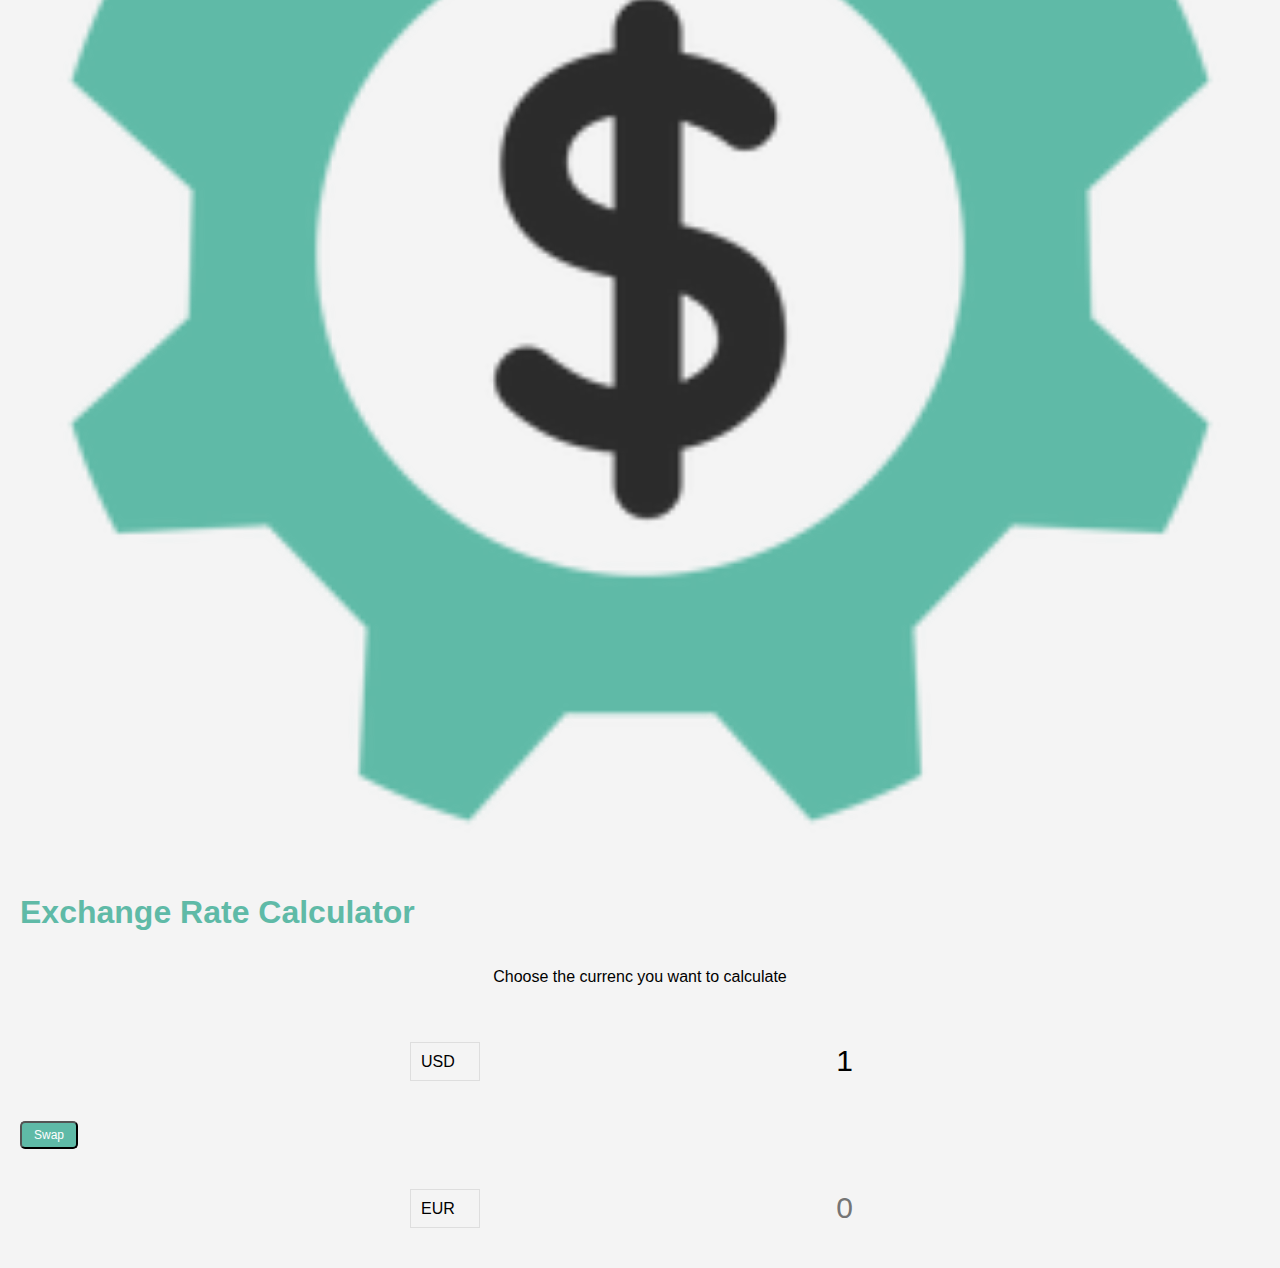
<file: currency-calculator/index.html>
<!DOCTYPE html>
<html>
<head>
    <meta charset='utf-8'>
    <meta http-equiv='X-UA-Compatible' content='IE=edge'>
    <title>Currency calculator</title>
    <meta name='viewport' content='width=device-width, initial-scale=1'>
    <link rel='stylesheet' type='text/css' media='screen' href='style.css'>
    
</head>
<body>
    <img src="money.png" alt="money" class="money-img"/>
  <h1>Exchange Rate Calculator</h1>
<p>Choose the currenc you want to calculate</p>
<div class="container">
<div class="currency">
<select name="" id="currency-one">
<option value="AED">AED</option>
<option value="ARS">ARS</option>
<option value="AUD">AUD</option>
<option value="BGN">BGN</option>
<option value="BRL">BRL</option>
<option value="BSD">BSD</option>
<option value="CAD">CAD</option>
<option value="CHF">CHF</option>
<option value="CLP">CLP</option>
<option value="CNY">CNY</option>
<option value="COP">COP</option>
<option value="CZK">CZK</option>
<option value="DKK">DKK</option>
<option value="DOP">DOP</option>
<option value="EGP">EGP</option>
<option value="EUR">EUR</option>
<option value="FJD">FJD</option>
<option value="GBP">GBP</option>
<option value="GTQ">GTQ</option>
<option value="HKD">HKD</option>
<option value="HRK">HRK</option>
<option value="HUF">HUF</option>
<option value="IDR">IDR</option>
<option value="ILS">ILS</option>
<option value="INR">INR</option>
<option value="ISK">ISK</option>
<option value="JPY">JPY</option>
<option value="KRW">KRW</option>
<option value="KZT">KZT</option>
<option value="MXN">MXN</option>
<option value="MYR">MYR</option>
<option value="NOK">NOK</option>
<option value="NZD">NZD</option>
<option value="PAB">PAB</option>
<option value="PEN">PEN</option>
<option value="PHP">PHP</option>
<option value="PKR">PKR</option>
<option value="PLN">PLN</option>
<option value="PYG">PYG</option>
<option value="RON">RON</option>
<option value="RUB">RUB</option>
<option value="SAR">SAR</option>
<option value="SEK">SEK</option>
<option value="SGD">SGD</option>
<option value="THB">THB</option>
<option value="TRY">TRY</option>
<option value="TWD">TWD</option>
<option value="UAH">UAH</option>
<option value="USD" selected>USD</option>
<option value="UYU">UYU</option>
<option value="VND">VND</option>
<option value="ZAR">ZAR</option>
</select>
<input type="number" value="1" id="amount-one" placeholder="O"/>

</div>
<div class="swap-rate-container">
    <button class="btn" id="swap">Swap</button>

<div class="rate" id="rate"></div>
</div>
<div class="currency">
    <select id="currency-two">
      <option value="AED">AED</option>
      <option value="ARS">ARS</option>
      <option value="AUD">AUD</option>
      <option value="BGN">BGN</option>
      <option value="BRL">BRL</option>
      <option value="BSD">BSD</option>
      <option value="CAD">CAD</option>
      <option value="CHF">CHF</option>
      <option value="CLP">CLP</option>
      <option value="CNY">CNY</option>
      <option value="COP">COP</option>
      <option value="CZK">CZK</option>
      <option value="DKK">DKK</option>
      <option value="DOP">DOP</option>
      <option value="EGP">EGP</option>
      <option value="EUR" selected>EUR</option>
      <option value="FJD">FJD</option>
      <option value="GBP">GBP</option>
      <option value="GTQ">GTQ</option>
      <option value="HKD">HKD</option>
      <option value="HRK">HRK</option>
      <option value="HUF">HUF</option>
      <option value="IDR">IDR</option>
      <option value="ILS">ILS</option>
      <option value="INR">INR</option>
      <option value="ISK">ISK</option>
      <option value="JPY">JPY</option>
      <option value="KRW">KRW</option>
      <option value="KZT">KZT</option>
      <option value="MXN">MXN</option>
      <option value="MYR">MYR</option>
      <option value="NOK">NOK</option>
      <option value="NZD">NZD</option>
      <option value="PAB">PAB</option>
      <option value="PEN">PEN</option>
      <option value="PHP">PHP</option>
      <option value="PKR">PKR</option>
      <option value="PLN">PLN</option>
      <option value="PYG">PYG</option>
      <option value="RON">RON</option>
      <option value="RUB">RUB</option>
      <option value="SAR">SAR</option>
      <option value="SEK">SEK</option>
      <option value="SGD">SGD</option>
      <option value="THB">THB</option>
      <option value="TRY">TRY</option>
      <option value="TWD">TWD</option>
      <option value="UAH">UAH</option>
      <option value="USD">USD</option>
      <option value="UYU">UYU</option>
      <option value="VND">VND</option>
      <option value="ZAR">ZAR</option>
    </select>
    <input type="number" id="amount-two" placeholder="0" />
 





</div>
</div>























<script src='script.js'></script>



</body>
</html>
</file>
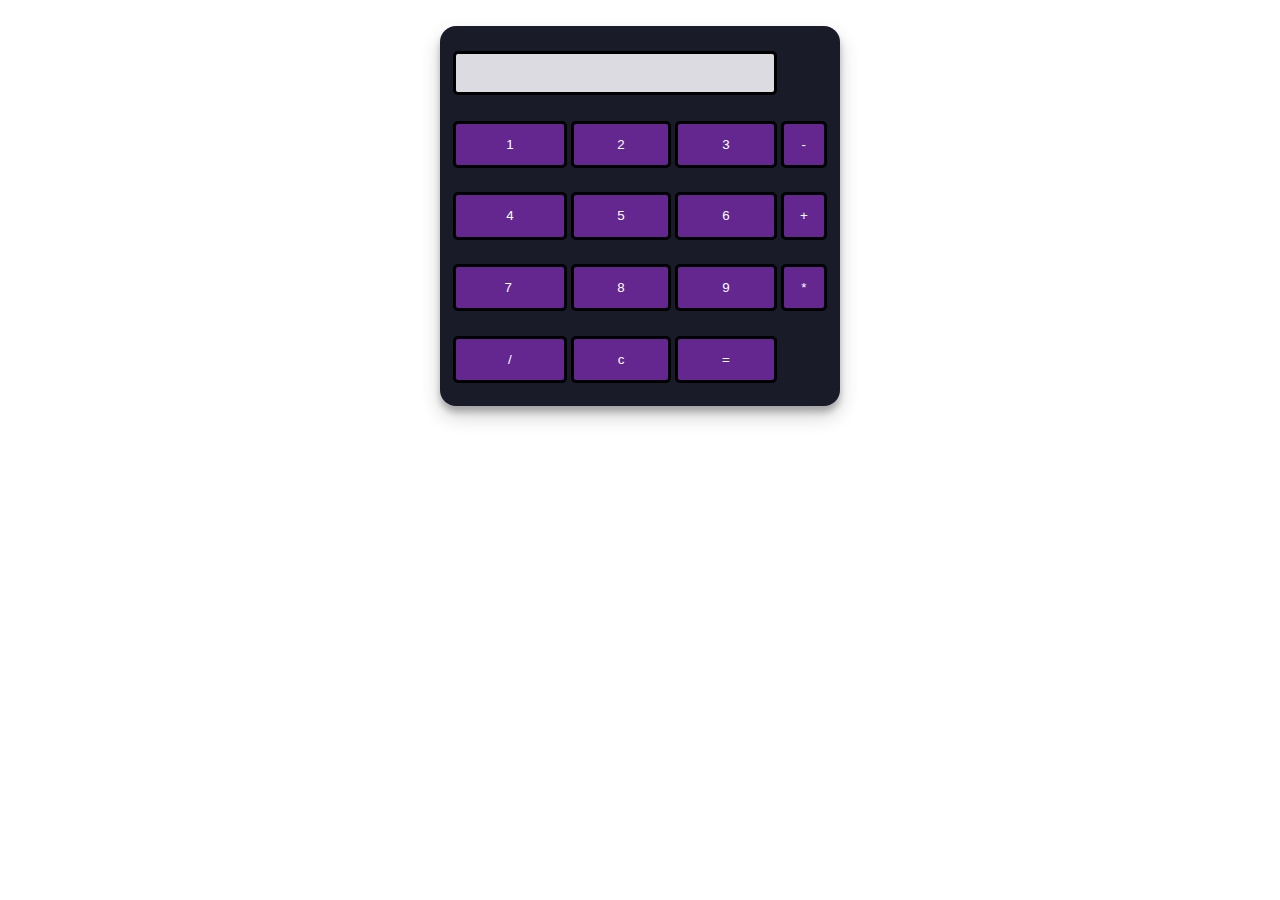
<file: calculator/cal.html>
<!DOCTYPE html>
<html>
<head>
    <meta charset='utf-8'>
    <meta http-equiv='X-UA-Compatible' content='IE=edge'>
    <title>Calculator</title>
    <meta name='viewport' content='width=device-width, initial-scale=1'>
    <link rel='stylesheet' type='text/css' media='screen' href='cal.css'>
    
</head>
<body>
    <table class="calculator">
        <tr>
<td colspan="3"><input class = "display-box" type="text"  id="text"></td>
<br>

</tr>
<tr>
<td><input type="button" class = "button" value="1" onclick="display('1') "></td>
<td><input type="button" class = "button" value="2" onclick="display('2') "></td>
<td><input type="button" class = "button" value="3" onclick="display('3') "></td>
<td><input type="button" class = "button" value="-" onclick="display('-') "></td>

</tr>
<tr>
    <td><input type="button" class = "button" value="4" onclick="display('4') "></td>
    <td><input type="button" class = "button" value="5" onclick="display('5') "></td>
    <td><input type="button" class = "button" value="6" onclick="display('6') "></td>
    <td><input type="button" class = "button" value="+" onclick="display('+') "></td>

</tr>
<tr>
    <td><input type="button" class = "button" value="7 "onclick="display('7') "></td>
    <td><input type="button" class = "button" value="8" onclick="display('8') "></td>
    <td><input type="button" class = "button" value="9" onclick="display('9') "></td>
    <td><input type="button" class = "button" value="*" onclick="display('*') "></td>
</tr>
<tr>
    <td><input type="button" class = "button" value="/" onclick="display('/') "></td>
    <td><input type="button" class = "button" value="c" onclick = "clearscreen( )"></td>
    <td><input type="button" class = "button" value="=" onclick="cal()"></td>
</tr>
</table>



<script src='cal.js'></script> 
  
</body>
</html>
</file>
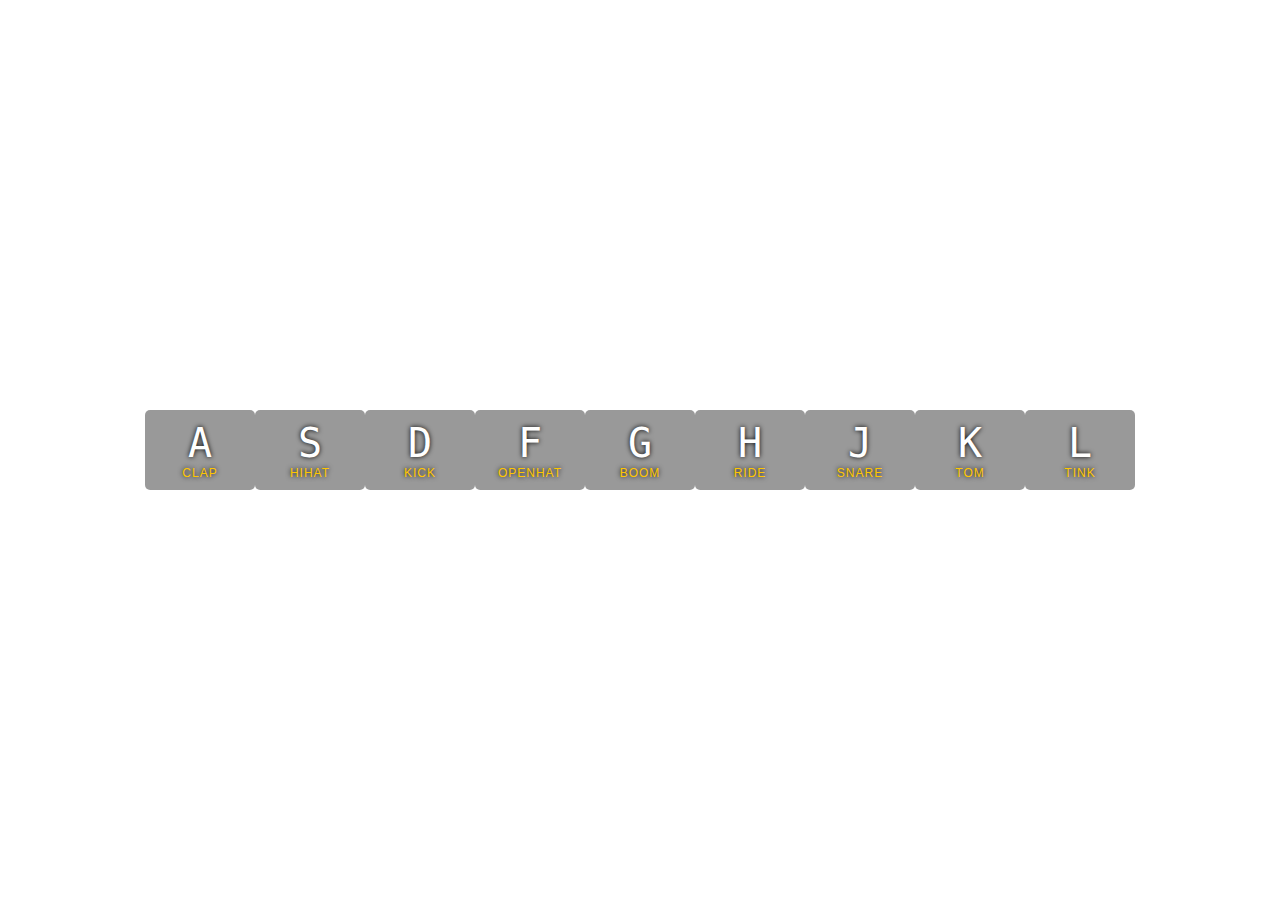
<file: Drum-kit/drum.html>
<!DOCTYPE html>
<html>
<head>
    <meta charset='utf-8'>
    <meta http-equiv='X-UA-Compatible' content='IE=edge'>
    <title>Drum-kit</title>
    <meta name='viewport' content='width=device-width, initial-scale=1'>
    <link rel='stylesheet' type='text/css' media='screen' href='drum.css'>
    <script src='drum.js'></script>
</head>
<body>
   
    <div class="keys">
        <div data-key="65" class="key">
          <kbd>A</kbd>
          <span class="sound">clap</span>
        </div>
        <div data-key="83" class="key">
          <kbd>S</kbd>
          <span class="sound">hihat</span>
        </div>
        <div data-key="68" class="key">
          <kbd>D</kbd>
          <span class="sound">kick</span>
        </div>
        <div data-key="70" class="key">
          <kbd>F</kbd>
          <span class="sound">openhat</span>
        </div>
        <div data-key="71" class="key">
          <kbd>G</kbd>
          <span class="sound">boom</span>
        </div>
        <div data-key="72" class="key">
          <kbd>H</kbd>
          <span class="sound">ride</span>
        </div>
        <div data-key="74" class="key">
          <kbd>J</kbd>
          <span class="sound">snare</span>
        </div>
        <div data-key="75" class="key">
          <kbd>K</kbd>
          <span class="sound">tom</span>
        </div>
        <div data-key="76" class="key">
          <kbd>L</kbd>
          <span class="sound">tink</span>
        </div>
      </div>
    
      <audio data-key="65" src="clap.wav"></audio>
      <audio data-key="83" src="hihat.wav"></audio>
      <audio data-key="68" src="kick.wav"></audio>
      <audio data-key="70" src="openhat.wav"></audio>
      <audio data-key="71" src="boom.wav"></audio>
      <audio data-key="72" src="ride.wav"></audio>
      <audio data-key="74" src="snare.wav"></audio>
      <audio data-key="75" src="tom.wav"></audio>
      <audio data-key="76" src="tink.wav"></audio>


</body>
</html>
</file>
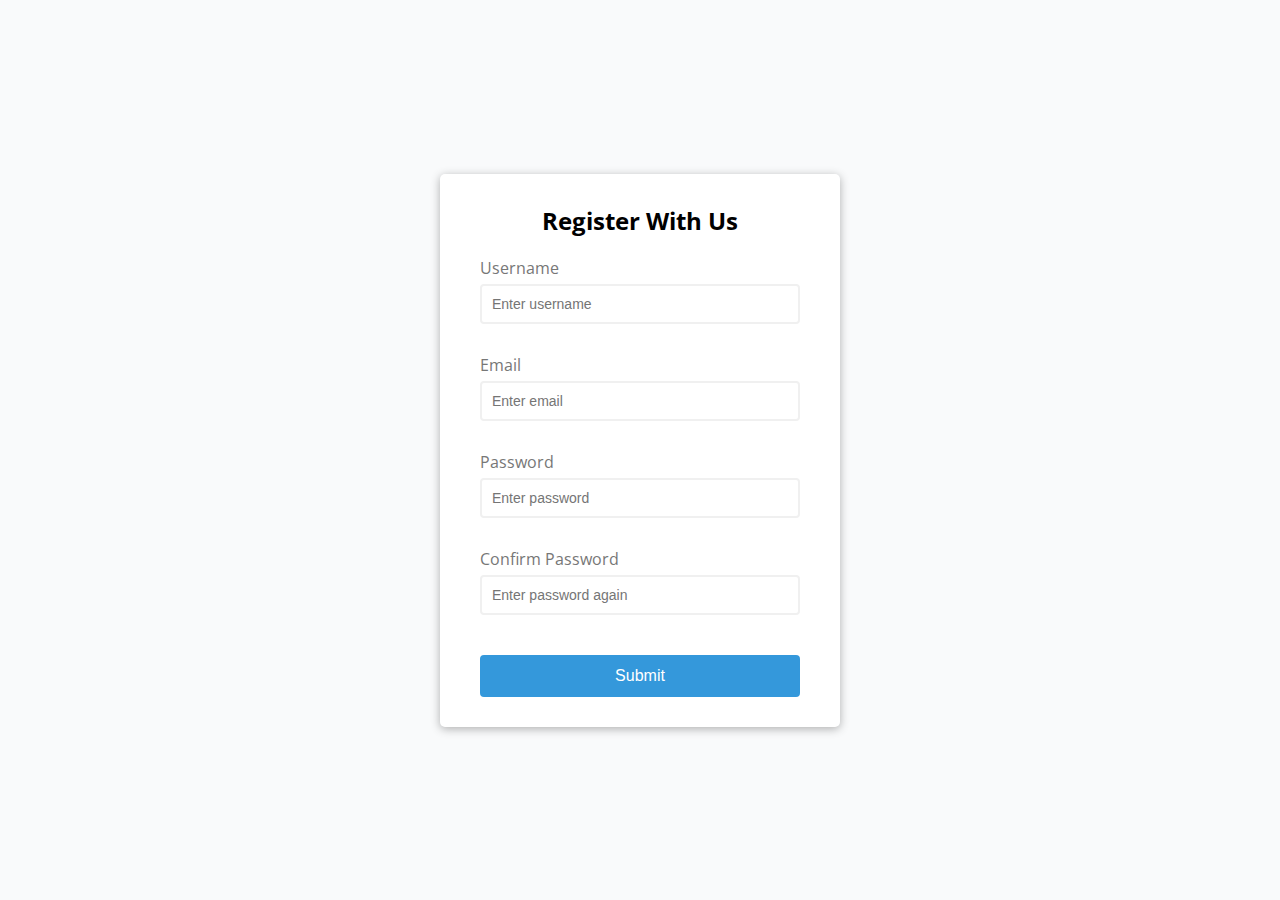
<file: Form-validator/from.html>
<!DOCTYPE html>
<html>
<head>
    <meta charset='utf-8'>
    <meta http-equiv='X-UA-Compatible' content='IE=edge'>
    <title>form-validator</title>
    <meta name='viewport' content='width=device-width, initial-scale=1'>
    <link rel='stylesheet' type='text/css' media='screen' href='form.css'>
    
</head>
<body>
    <div class="container">
        <form id="form" class="form">
          <h2>Register With Us</h2>
          <div class="form-control">
            <label for="username">Username</label>
            <input type="text" id="username" placeholder="Enter username" />
            <small>Error message</small>
          </div>
          <div class="form-control">
            <label for="email">Email</label>
            <input type="text" id="email" placeholder="Enter email" />
            <small>Error message</small>
          </div>
          <div class="form-control">
            <label for="password">Password</label>
            <input type="password" id="password" placeholder="Enter password" />
            <small>Error message</small>
          </div>
          <div class="form-control">
            <label for="password2">Confirm Password</label>
            <input
              type="password"
              id="password2"
              placeholder="Enter password again"
            />
            <small>Error message</small>
          </div>
          <button type="submit">Submit</button>
        </form>
      </div>
  
      <script src="form.js"></script>
    </body>
  </html>
</file>
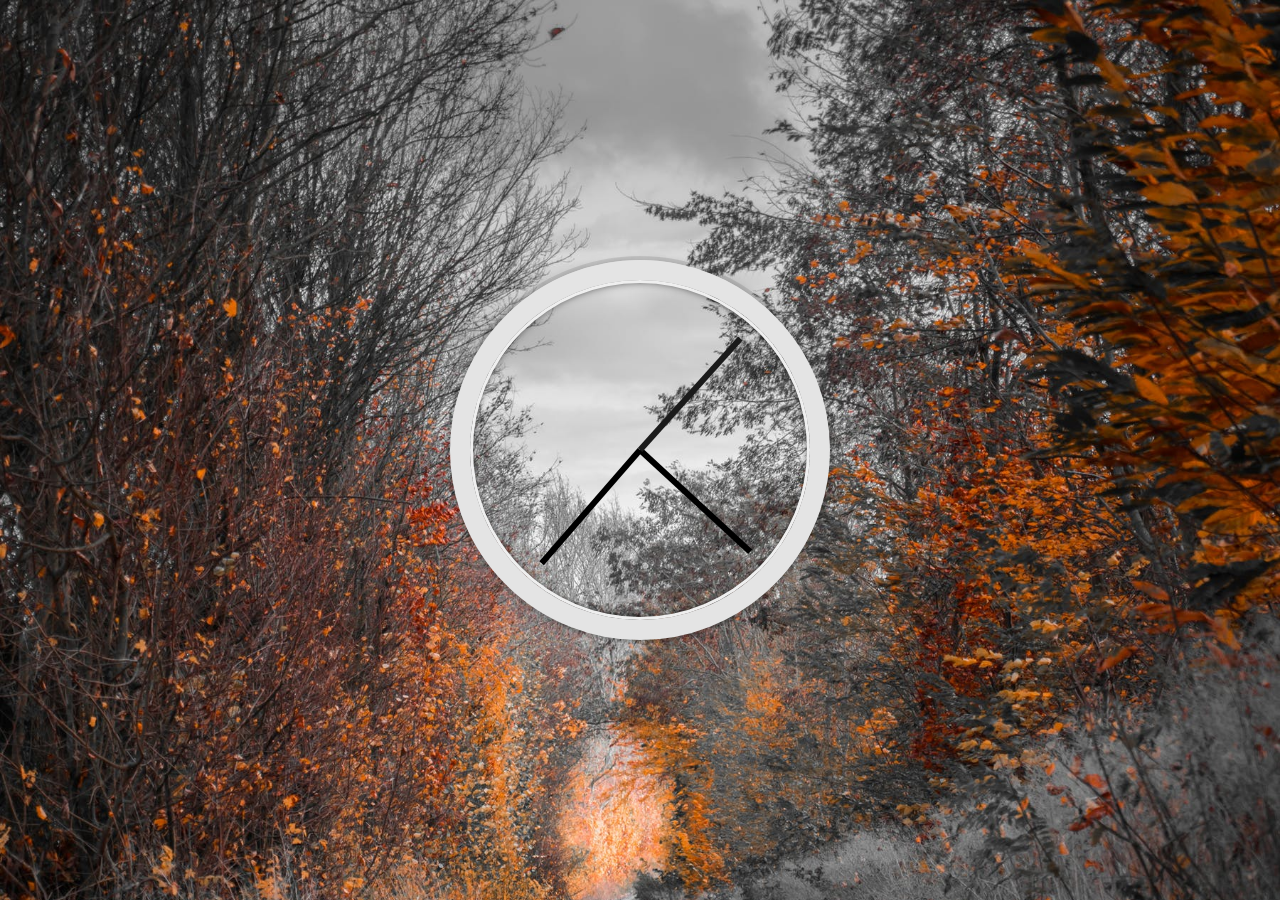
<file: JS-CSS Clock/clock.html>
<!DOCTYPE html>
<html>
<head>
    <meta charset='utf-8'>
    <meta http-equiv='X-UA-Compatible' content='IE=edge'>
    <title>JS-CSS Clock</title>
    <meta name='viewport' content='width=device-width, initial-scale=1'>
    <link rel='stylesheet' type='text/css' media='screen' href='clock.css'>
    
</head>
<body>
    
<div class="clock">
<div class="clock-face">
<div class="hand hour-hand"></div>
<div class="hand min-hand"></div>
<div class="horse second-hand"></div>
</div>
</div>

 <script src='clock.js'></script>   
</body>
</html>
</file>
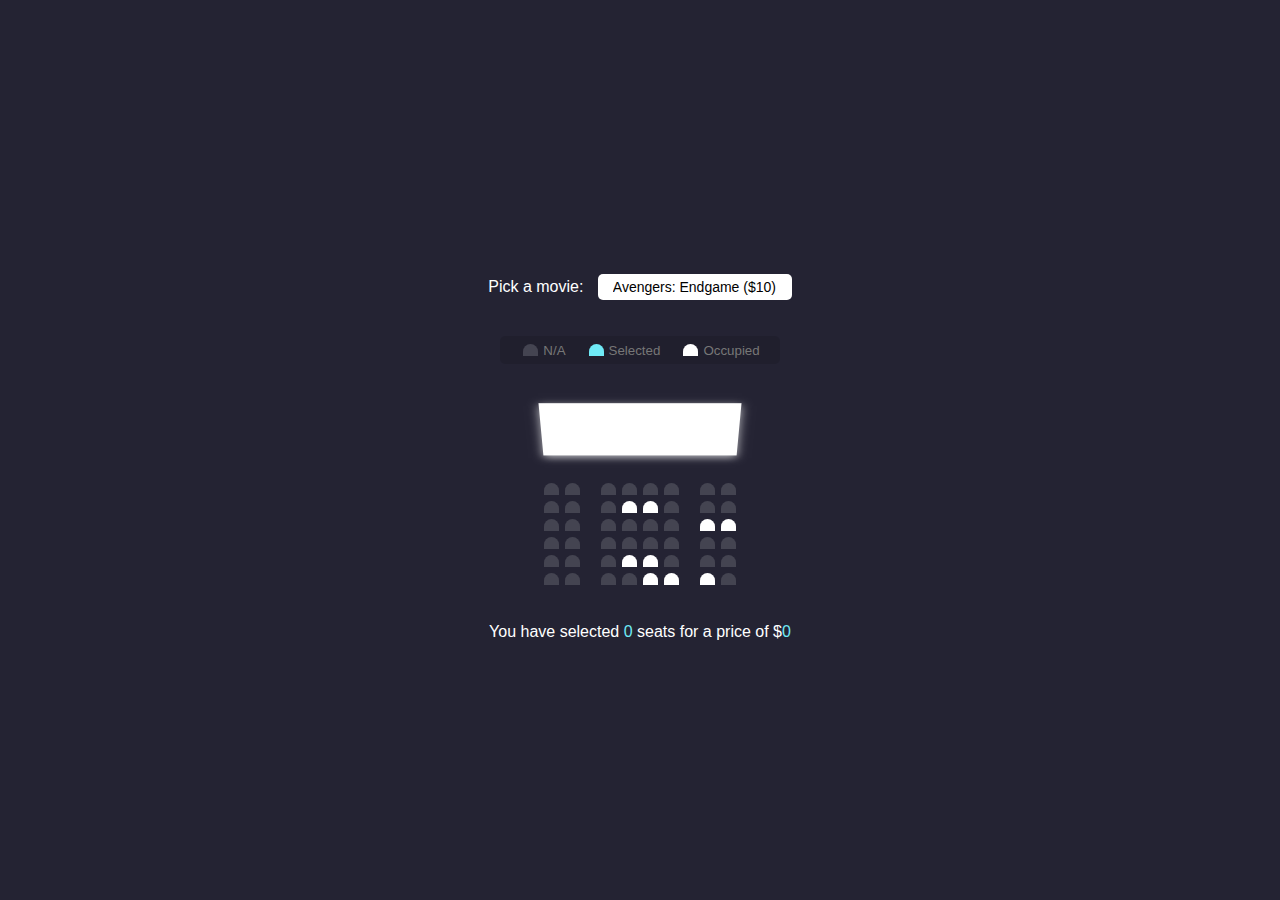
<file: Movie-Seat/seat.html>
<!DOCTYPE html>
<html lang="en">
  <head>
    <meta charset="UTF-8" />
    <meta name="viewport" content="width=device-width, initial-scale=1.0" />
    <meta http-equiv="X-UA-Compatible" content="ie=edge" />
    <link rel="stylesheet" href="seat.css" />
    <title>Movie Seat Booking</title>
  </head>
  <body>
    <div class="movie-container">
      <label>Pick a movie:</label>
      <select id="movie">
        <option value="10">Avengers: Endgame ($10)</option>
        <option value="12">Joker ($12)</option>
        <option value="8">Toy Story 4 ($8)</option>
        <option value="9">The Lion King ($9)</option>
      </select>
    </div>

    <ul class="showcase">
      <li>
        <div class="seat"></div>
        <small>N/A</small>
      </li>
      <li>
        <div class="seat selected"></div>
        <small>Selected</small>
      </li>
      <li>
        <div class="seat occupied"></div>
        <small>Occupied</small>
      </li>
    </ul>

    <div class="container">
      <div class="screen"></div>

      <div class="row">
        <div class="seat"></div>
        <div class="seat"></div>
        <div class="seat"></div>
        <div class="seat"></div>
        <div class="seat"></div>
        <div class="seat"></div>
        <div class="seat"></div>
        <div class="seat"></div>
      </div>
      <div class="row">
        <div class="seat"></div>
        <div class="seat"></div>
        <div class="seat"></div>
        <div class="seat occupied"></div>
        <div class="seat occupied"></div>
        <div class="seat"></div>
        <div class="seat"></div>
        <div class="seat"></div>
      </div>
      <div class="row">
        <div class="seat"></div>
        <div class="seat"></div>
        <div class="seat"></div>
        <div class="seat"></div>
        <div class="seat"></div>
        <div class="seat"></div>
        <div class="seat occupied"></div>
        <div class="seat occupied"></div>
      </div>
      <div class="row">
        <div class="seat"></div>
        <div class="seat"></div>
        <div class="seat"></div>
        <div class="seat"></div>
        <div class="seat"></div>
        <div class="seat"></div>
        <div class="seat"></div>
        <div class="seat"></div>
      </div>
      <div class="row">
        <div class="seat"></div>
        <div class="seat"></div>
        <div class="seat"></div>
        <div class="seat occupied"></div>
        <div class="seat occupied"></div>
        <div class="seat"></div>
        <div class="seat"></div>
        <div class="seat"></div>
      </div>
      <div class="row">
        <div class="seat"></div>
        <div class="seat"></div>
        <div class="seat"></div>
        <div class="seat"></div>
        <div class="seat occupied"></div>
        <div class="seat occupied"></div>
        <div class="seat occupied"></div>
        <div class="seat"></div>
      </div>
    </div>

    <p class="text">
      You have selected <span id="count">0</span> seats for a price of $<span
        id="total"
        >0</span
      >
    </p>

    <script src="seat.js"></script>
  </body>
</html>
</file>
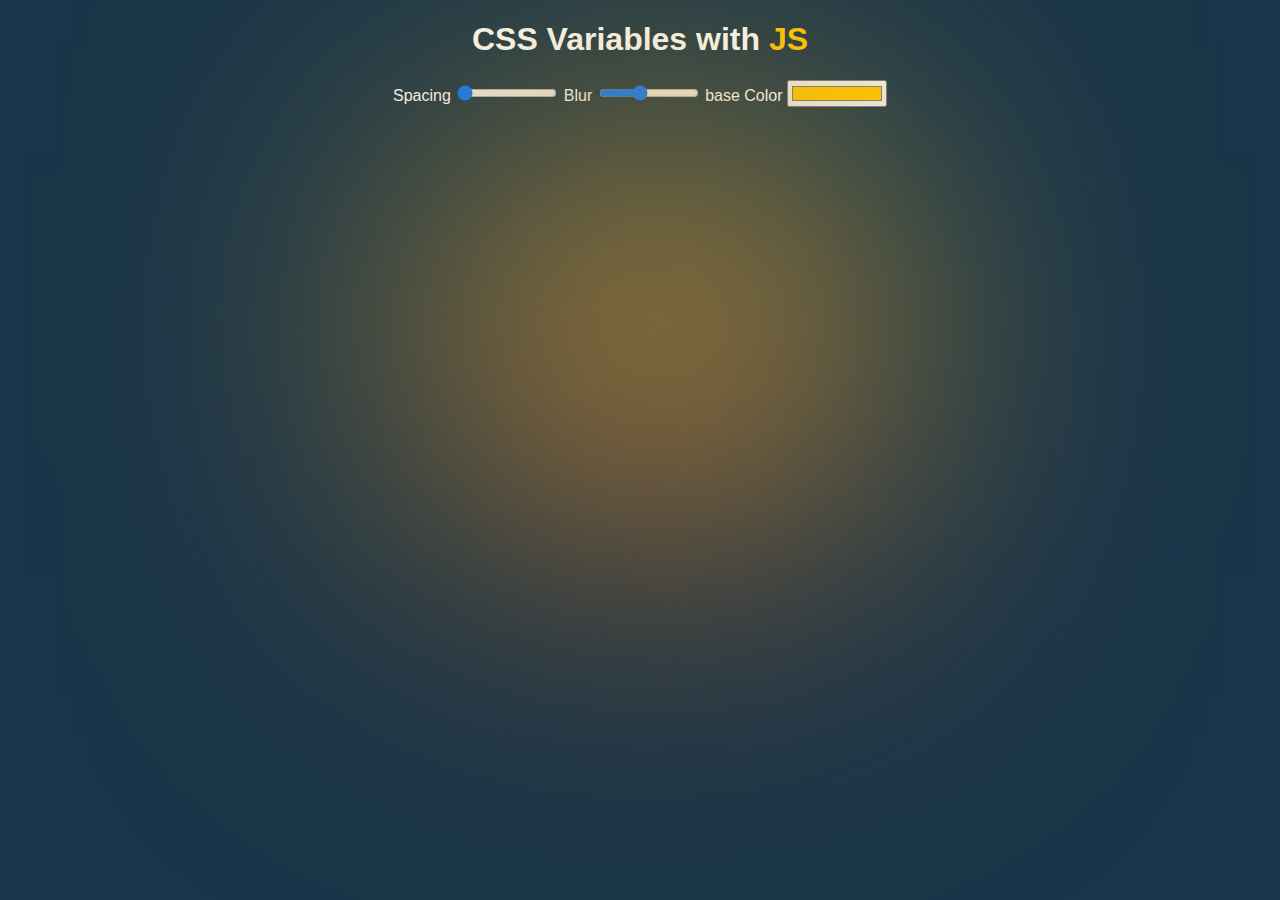
<file: Update CSS variable/var.html>
<!DOCTYPE html>
<html>
<head>
    <meta charset='utf-8'>
    <meta http-equiv='X-UA-Compatible' content='IE=edge'>
    <title>Update css variable</title>
    <meta name='viewport' content='width=device-width, initial-scale=1'>
    <link rel='stylesheet' type='text/css' media='screen' href='var.css'>
   
</head>
<body>
    <div class="page">

   <h1>CSS Variables with <span class="hl">JS</span></h1> 
<div class="controls">
    <!-- //creating a space -->
<label for="spacing">Spacing</label>

<input type="range" name="spacing" id="spacing" min="10" max="200" value="10" data-sizing="px">
 <!-- //creating a Blur -->
<label for="bulr">Blur</label>

<input type="range" name="blur" id="blur" min="0" max="25" value="10" data-sizing="px">
 <!-- //creating a base Color -->
<label for="base">base Color</label>
<input type="color" name="base" id="base" value="#ffc600" >
</div>
<img src="Param_12.jpeg" alt="Param Choudhary">
</div>



<script src='var.js'></script>

</body>
</html>
</file>
<file: currency-calculator/style.css>
:root{
--primary-color: #5fbaa7;

}
*{
    box-sizing:border-box;
}
body{
background-color: #f4f4f4;
font-family: Arial, Helvetica, sans-serif;
display: flex;
flex-direction: column;
justify-content: center;
height: 100vh;
margin: 0;
padding: 20px;
}
h1{

    color: var(--primary-color);
}
p{
    text-align: center;
}
.btn{
color: #fff;
background-color: var(--primary-color);
cursor: pointer;
border-radius: 5px;
font-size: 12px;
padding: 5px 12px;

}
.currency{
padding: 40px 0;
display: flex;
align-items: center;
justify-content: center;
}
.currency select{
padding: 10px 20px 10px 10px;
-moz-appearance: none;
-webkit-appearance: none;
appearance: none;
border: 1px solid #dedede;
font-size: 16px;
background: transparent;
background-position: right 10px top 50%,0;
background-size: 12px auto, 100%;
background-repeat: no-repeat;

}
.currency input {
 border: 0;
 background: transparent;
font-size: 30px;
text-align: right;


}
.swap-rate-container{
display: flex;
align-items: center;
justify-content: space-between;
}
.rate{
color: var(--primary-color);
font-size: 14px;
padding: 0 10px;
}
select:focus,
input:focus,
button:focus{
    outline:0;
}
@media(max-width:600px){
 .currency input {
     width: 200px;
 }


}
</file>
<file: calculator/cal.css>
.calculator{
    padding: 10px;
    border-radius: 1em;
    height: 380px;
    width: 400px;
    margin: auto;
    background-color: #191b28;
    box-shadow: rgba(0, 0, 0, 0.19) 0px 10px 20px, rgba(0, 0, 0, 0.23) 0px 6px 6px;
}
.display-box{
    font-family:'Orbitron' ,sans-serif;
    background-color: #dcdbe1;
    border: solid black;
    color: black;

    border-radius: 5px;
    width: 100%;
    height: 65%;

}
.button{
    font-family:'Orbitron' ,sans-serif ;
    background-color: #64278f;
    color: white;
    border: solid black;
    width: 100%;
    height: 70%;
    border-radius: 5px;
    outline: none;
}
.button:active{
    background: #e5e5e5;
    -webkit-box-shadow: inset 0px 0px 5px #c1c1c1;
 -moz-box-shadow: inset 0px 0px 5px #c1c1c1;
 box-shadow: inset 0px 0px 5px #c1c1
}
</file>
<file: Drum-kit/drum.css>
html{
  font-size: 10px;
  
  background-size: cover;

}
body,html{
  margin: 0;
  padding: 0;
  font-family: sans-serif;
 
}
.keys{
display: flex;
flex: 1;
min-height: 100vh;
align-items: center;
justify-content: center;
}
.key{
border: .4em soild black;
border-radius: .5em;
padding: 1rem .5rem;
transition: all .07s ease;
width: 10rem;
text-align: center;
color: white;
background: rgba(0, 0, 0, 0.4);
text-shadow: 0 0 .5rem black;
}
.playing{
transform: scale(1.1);
border-color:  #ffc600;
box-shadow: 0 0 1rem  #ffc600;
}
kbd{
display: block;
font-size: 4rem;
}
.sound{
font-size: 1.2rem;
text-transform: uppercase;
letter-spacing: .1rem;
color:  #ffc600;
}
</file>
<file: Form-validator/form.css>
@import url('https://fonts.googleapis.com/css?family=Open+Sans&display=swap');

:root {
  --success-color: #2ecc71;
  --error-color: #e74c3c;
}

* {
  box-sizing: border-box;
}

body {
  background-color: #f9fafb;
  font-family: 'Open Sans', sans-serif;
  display: flex;
  align-items: center;
  justify-content: center;
  min-height: 100vh;
  margin: 0;
}

.container {
  background-color: #fff;
  border-radius: 5px;
  box-shadow: 0 2px 10px rgba(0, 0, 0, 0.3);
  width: 400px;
}

h2 {
  text-align: center;
  margin: 0 0 20px;
}

.form {
  padding: 30px 40px;
}

.form-control {
  margin-bottom: 10px;
  padding-bottom: 20px;
  position: relative;
}

.form-control label {
  color: #777;
  display: block;
  margin-bottom: 5px;
}

.form-control input {
  border: 2px solid #f0f0f0;
  border-radius: 4px;
  display: block;
  width: 100%;
  padding: 10px;
  font-size: 14px;
}

.form-control input:focus {
  outline: 0;
  border-color: #777;
}

.form-control.success input {
  border-color: var(--success-color);
}

.form-control.error input {
  border-color: var(--error-color);
}

.form-control small {
  color: var(--error-color);
  position: absolute;
  bottom: 0;
  left: 0;
  visibility: hidden;
}

.form-control.error small {
  visibility: visible;
}

.form button {
  cursor: pointer;
  background-color: #3498db;
  border: 2px solid #3498db;
  border-radius: 4px;
  color: #fff;
  display: block;
  font-size: 16px;
  padding: 10px;
  margin-top: 20px;
  width: 100%;
}
</file>
<file: JS-CSS Clock/clock.css>
/* html{
    background: #018DED url(https://unsplash.it/1500/1000?image=881&blur=5);
    background-size: cover;
    font-family: 'helvetica neue';
    text-align: center;
    font-size: 10px;
}
body{
    margin: 0px;
    font-size: 2rem;
    display: flex;
    flex: 1;
   min-height: 100vh;
   align-items: center;

}
.clock{
width: 30rem;
height: 30rem;
border: 20px solid white;
border-radius: 50%;
margin: 50px auto;
position: relative;
padding: 2rem;
box-shadow: 
 0 0 0 4px rgba(0,0, 0, 0,1),
 insert 0 0 0 3px #EFEFEF,
 insert 0 0 10px black,
 0 0 10px black,
 0 0 10px rgba(0,0,0,0.2);






}
.clock-face{
    position: relative;
    width: 100%;
    height: 100%;
    transform: translateY(-3px);
}
.hand {
    width: 50%;
    height: 6px;
    background: black;
    position: absolute;
    top: 50%;
    transform-origin: 100%;
    transform: rotate(90deg);
    transition: all 0.05s;
    transition-timing-function: cubic-bezier(0.1, 2.7, 0.58, 1);
  } */
  html {
   background: #018DED url(pexels-photo-1591447.jpeg);
    background-size: cover;
    font-family: 'helvetica neue';
    text-align: center;
    font-size: 10px;
  }

  body {
    margin: 0;
    font-size: 2rem;
    display: flex;
    flex: 1;
    min-height: 100vh;
    align-items: center;
  }

  .clock {
    width: 30rem;
    height: 30rem;
    border: 20px solid rgb(228, 228, 228);
    border-radius: 50%;
    margin: 50px auto;
    position: relative;
    padding: 2rem;
    box-shadow:
      0 0 0 4px rgba(0,0,0,0.1),
      inset 0 0 0 3px #EFEFEF,
      inset 0 0 10px black,
      0 0 10px rgba(0,0,0,0.2);
  }

  .clock-face {
    position: relative;
    width: 100%;
    height: 100%;
    transform: translateY(-3px);
  }

  .hand {
    width: 50%;
    height: 6px;
    background: black;
    position: absolute;
    top: 50%;
    transform-origin: 100%;
    transform: rotate(90deg);
    transition: all 0.05s;
   
  }
  .horse{

    width: 50%;
    height: 6px;
    background: rgb(27, 27, 27);
   
    position: absolute;
    top: 50%;
    transform-origin: 100%;
    transform: rotate(90deg);
    transition: all 0.05s;

  }
</file>
<file: Movie-Seat/seat.css>
* {
  box-sizing: border-box;
}

body {
  background-color: #242333;
  color: #fff;
  display: flex;
  flex-direction: column;
  align-items: center;
  justify-content: center;
  height: 100vh;
  font-family: 'Lato', sans-serif;
  margin: 0;
}

.movie-container {
  margin: 20px 0;
}

.movie-container select {
  background-color: #fff;
  border: 0;
  border-radius: 5px;
  font-size: 14px;
  margin-left: 10px;
  padding: 5px 15px 5px 15px;
  -moz-appearance: none;
  -webkit-appearance: none;
  appearance: none;
}

.container {
  perspective: 1000px;
  margin-bottom: 30px;
}

.seat {
  background-color: #444451;
  height: 12px;
  width: 15px;
  margin: 3px;
  border-top-left-radius: 10px;
  border-top-right-radius: 10px;
}

.seat.selected {
  background-color: #6feaf6;
}

.seat.occupied {
  background-color: #fff;
}

.seat:nth-of-type(2) {
  margin-right: 18px;
}

.seat:nth-last-of-type(2) {
  margin-left: 18px;
}

.seat:not(.occupied):hover {
  cursor: pointer;
  transform: scale(1.2);
}

.showcase .seat:not(.occupied):hover {
  cursor: default;
  transform: scale(1);
}

.showcase {
  background: rgba(0, 0, 0, 0.1);
  padding: 5px 10px;
  border-radius: 5px;
  color: #777;
  list-style-type: none;
  display: flex;
  justify-content: space-between;
}

.showcase li {
  display: flex;
  align-items: center;
  justify-content: center;
  margin: 0 10px;
}

.showcase li small {
  margin-left: 2px;
}

.row {
  display: flex;
}

.screen {
  background-color: #fff;
  height: 70px;
  width: 100%;
  margin: 15px 0;
  transform: rotateX(-45deg);
  box-shadow: 0 3px 10px rgba(255, 255, 255, 0.7);
}

p.text {
  margin: 5px 0;
}

p.text span {
  color: #6feaf6;
}
</file>
<file: Update CSS variable/var.css>
/*creating a root element*/
:root {
  --base: #ffc600;
  --spacing: 0.625rem;
  --blur: 10.625rem;
}
/* css in a image*/
img {
  padding: var(--spacing);
  background: var(--base);
  filter: blur(var(--blur));
}
/* css in a JS word*/
.hl {
  color: var(--base);
}

/* CSS variable with color is white*/

body {
  text-align: center;
  background: #193549;
  color: white;
  font-family: 'helvetica neue', sans-serif;
 
  font-size: 1.00rem;
}

.controls {
  margin-bottom: 3.125rem;
}

input {
  width: 6.25rem;
}
</file>
